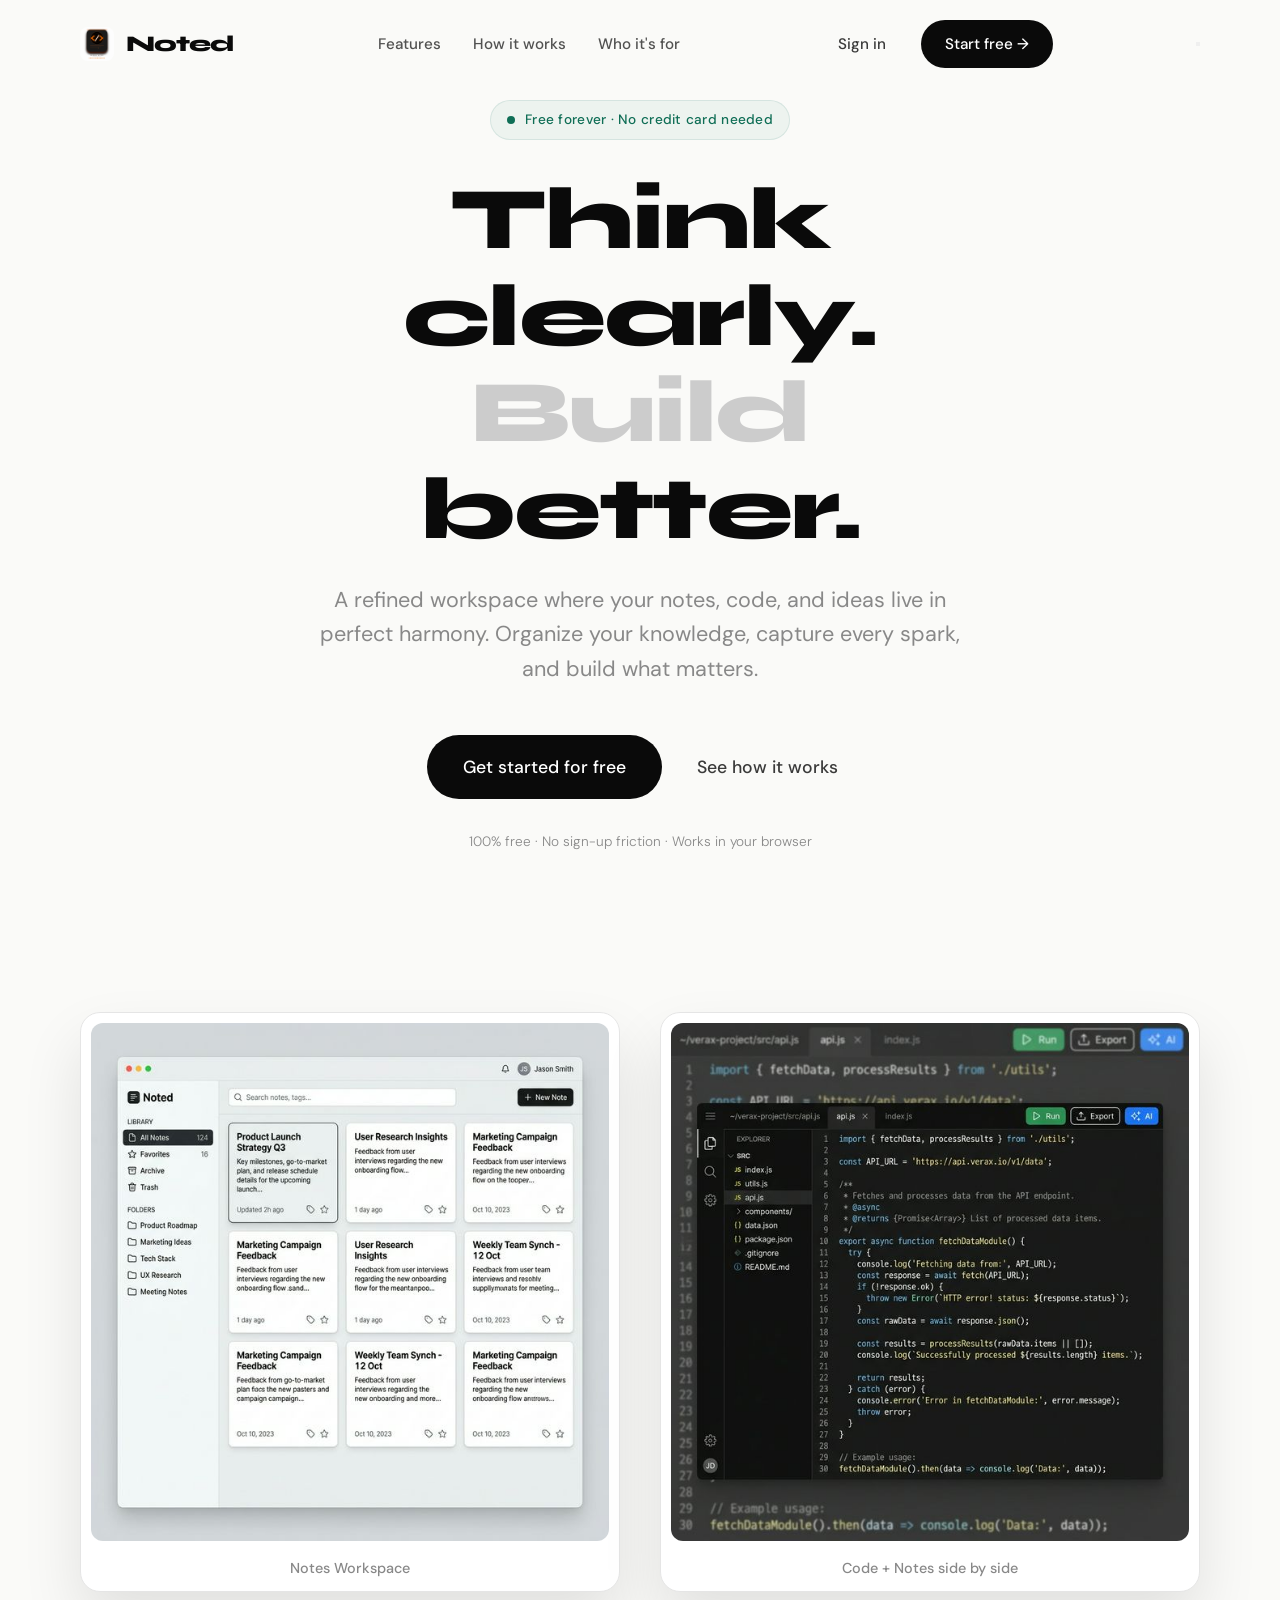
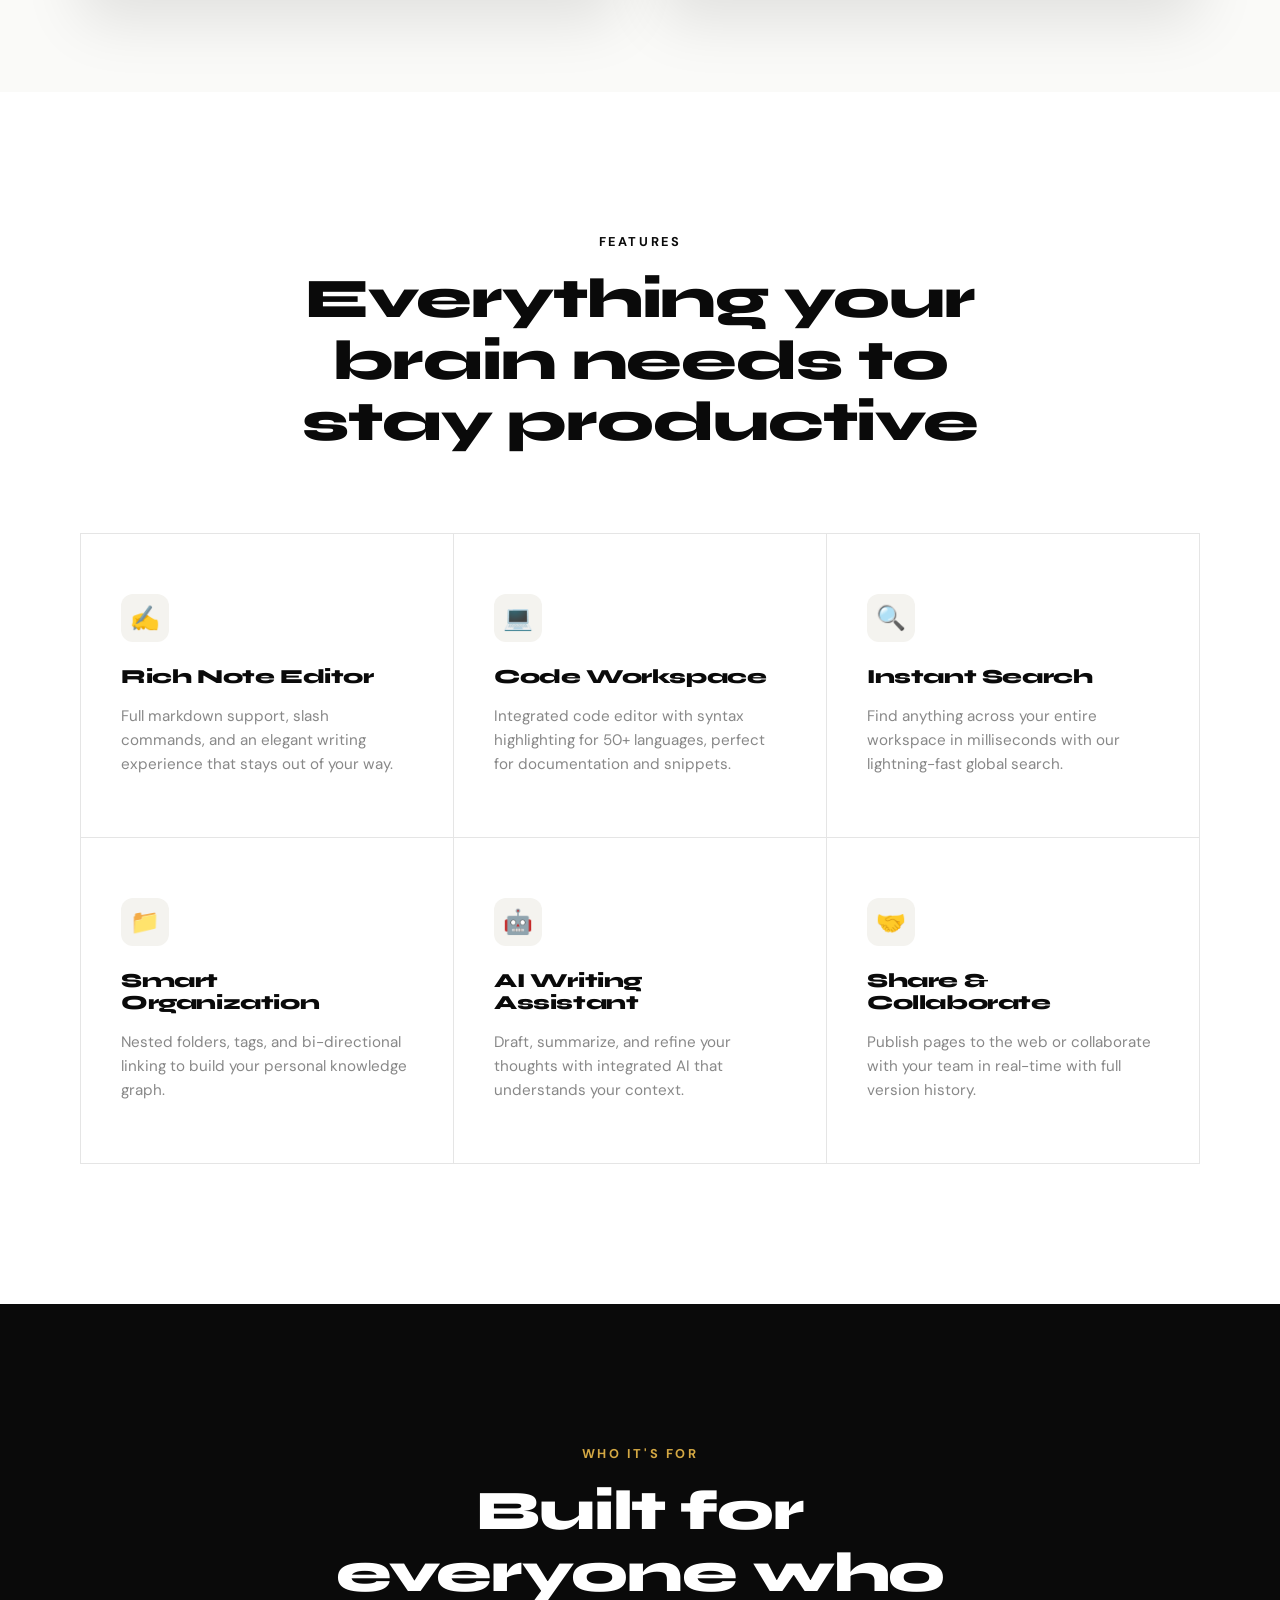
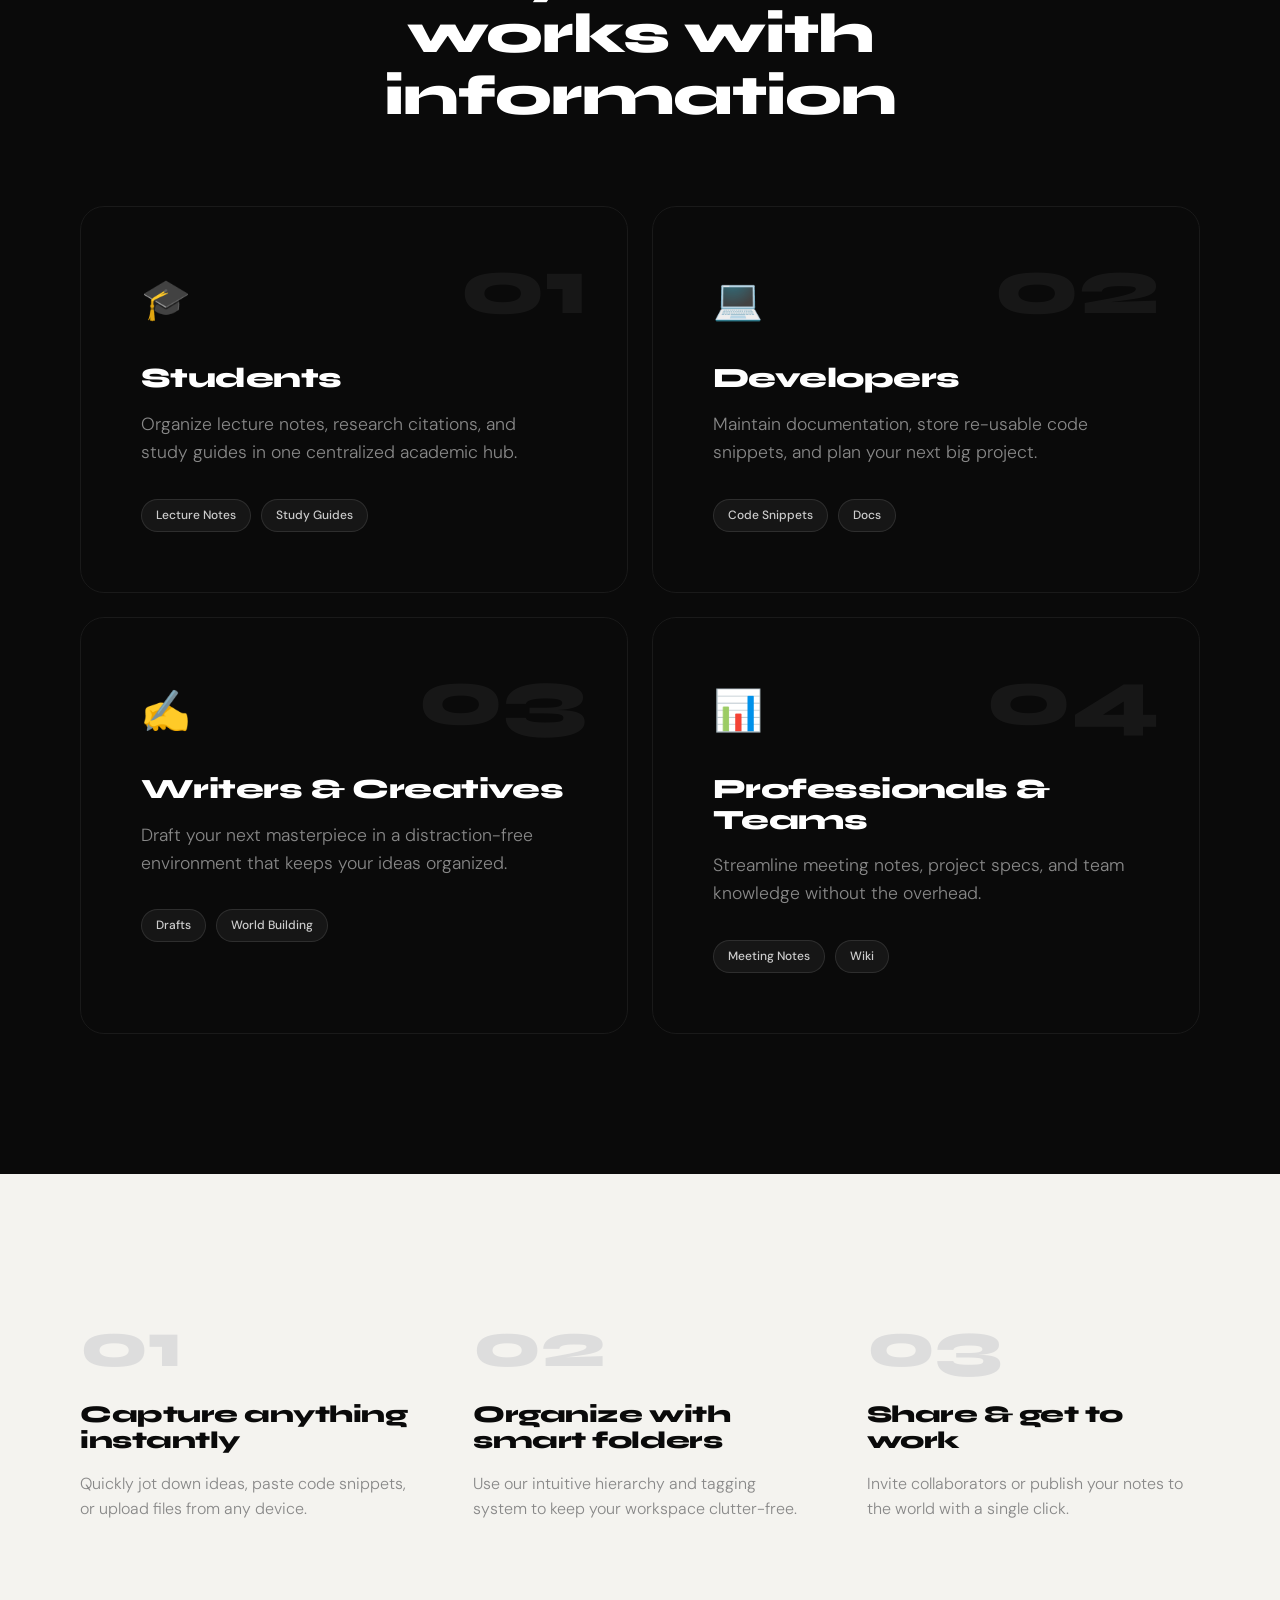
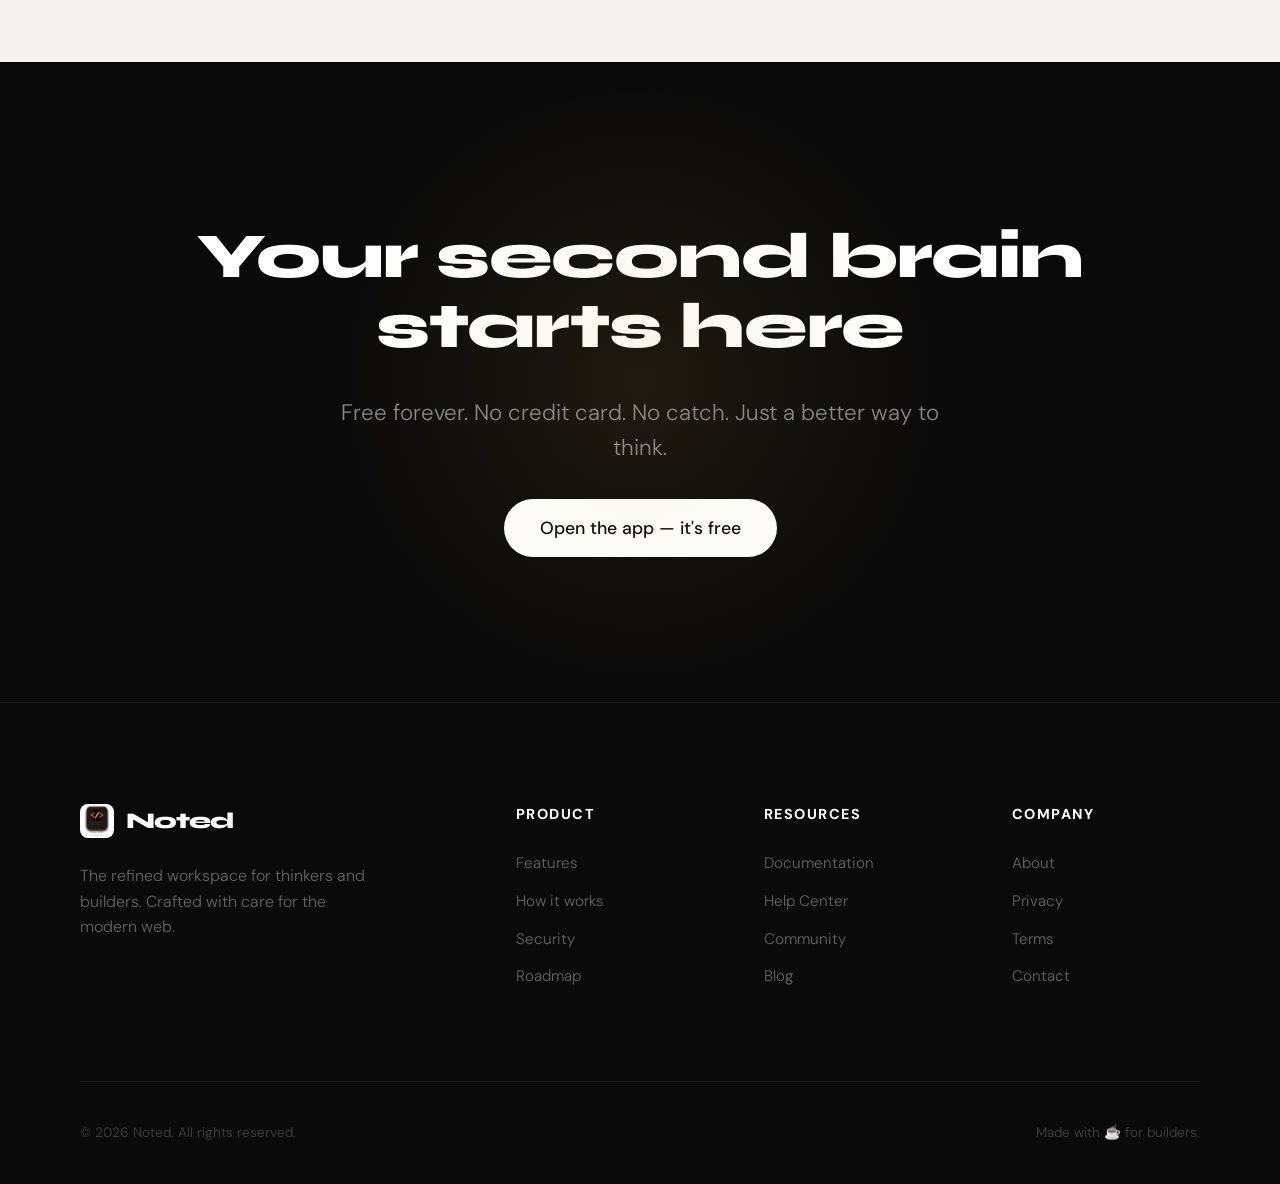
<file: index.html>
<!DOCTYPE html>
<html lang="en">

<head>
  <meta charset="UTF-8">
  <meta name="viewport" content="width=device-width, initial-scale=1.0">
  <title>Noted — Think clearly. Build better.</title>
  <meta name="description"
    content="The professional workspace for your notes, ideas, and code. Free forever, no credit card required.">

  <!-- Typography -->
  <link rel="preconnect" href="https://fonts.googleapis.com">
  <link rel="preconnect" href="https://fonts.gstatic.com" crossorigin>
  <link
    href="https://fonts.googleapis.com/css2?family=DM+Sans:ital,opsz,wght@0,9..40,300..500;1,9..40,300..500&family=Syne:wght@800&display=swap"
    rel="stylesheet">

  <!-- Styles -->
  <link rel="stylesheet" href="CSS/landing.css">
  <link rel="icon" type="image/png" href="assets/images/logo_workspace.png" />

  <!-- Animation Library (optional, but CSS is fine) -->
</head>

<body>

  <!-- Sticky Navbar -->
  <nav id="navbar" class="fixed-nav">
    <div class="container nav-content">
      <a href="#" class="brand">
        <img src="assets/images/logo_workspace.png" alt="Noted Logo"
          style="width: 34px; height: 34px; border-radius: 8px;">
        <span class="brand-name">Noted</span>
      </a>
      <div class="nav-links">
        <a href="#features">Features</a>
        <a href="#how-it-works">How it works</a>
        <a href="#who-it-is-for">Who it's for</a>
      </div>
      <div class="nav-ctas">
        <a href="HTML/signup.html" class="btn-ghost">Sign in</a>
        <a href="HTML/signup.html" class="btn-pill-black">Start free &rarr;</a>
      </div>
      <button class="menu-toggle" id="menu-toggle">
        <span></span>
        <span></span>
      </button>
    </div>
  </nav>

  <!-- Hero Section -->
  <header class="hero" id="top">
    <div class="container hero-content">
      <div class="badge-pill animate-up">
        <span class="pulse-dot"></span>
        Free forever &middot; No credit card needed
      </div>
      <h1 class="hero-headline animate-up">
        Think clearly.<br>
        <span class="muted-gray">Build</span> better.
      </h1>
      <p class="hero-subtext animate-up">
        A refined workspace where your notes, code, and ideas live in perfect harmony.
        Organize your knowledge, capture every spark, and build what matters.
      </p>
      <div class="hero-actions animate-up">
        <a href="HTML/signup.html" class="btn-pill-black lg">Get started for free</a>
        <a href="#how-it-works" class="btn-ghost lg">See how it works</a>
      </div>
      <p class="hero-meta animate-up">
        100% free &middot; No sign-up friction &middot; Works in your browser
      </p>
    </div>
  </header>

  <!-- App Screenshots Section -->
  <section class="screenshots">
    <div class="container">
      <div class="screenshots-grid">
        <div class="browser-frame left-frame hover-lift">
          <img src="assets/images/notes_workspace_real.png" alt="Notes Workspace">
          <div class="caption">Notes Workspace</div>
        </div>
        <div class="browser-frame right-frame hover-lift">
          <img src="assets/images/code_workspace_real.png" alt="Code + Notes Workspace">
          <div class="caption">Code + Notes side by side</div>
        </div>
      </div>
    </div>
  </section>

  <!-- Features Section -->
  <section id="features" class="features">
    <div class="container">
      <div class="section-header">
        <span class="eyebrow">Features</span>
        <h2>Everything your brain needs to stay productive</h2>
      </div>
      <div class="features-grid">
        <div class="feature-card">
          <div class="icon-box">✍️</div>
          <h3>Rich Note Editor</h3>
          <p>Full markdown support, slash commands, and an elegant writing experience that stays out of your way.</p>
        </div>
        <div class="feature-card">
          <div class="icon-box">💻</div>
          <h3>Code Workspace</h3>
          <p>Integrated code editor with syntax highlighting for 50+ languages, perfect for documentation and snippets.
          </p>
        </div>
        <div class="feature-card">
          <div class="icon-box">🔍</div>
          <h3>Instant Search</h3>
          <p>Find anything across your entire workspace in milliseconds with our lightning-fast global search.</p>
        </div>
        <div class="feature-card">
          <div class="icon-box">📁</div>
          <h3>Smart Organization</h3>
          <p>Nested folders, tags, and bi-directional linking to build your personal knowledge graph.</p>
        </div>
        <div class="feature-card">
          <div class="icon-box">🤖</div>
          <h3>AI Writing Assistant</h3>
          <p>Draft, summarize, and refine your thoughts with integrated AI that understands your context.</p>
        </div>
        <div class="feature-card">
          <div class="icon-box">🤝</div>
          <h3>Share & Collaborate</h3>
          <p>Publish pages to the web or collaborate with your team in real-time with full version history.</p>
        </div>
      </div>
    </div>
  </section>

  <!-- Who It's For Section -->
  <section id="who-it-is-for" class="who-it-is-for dark-bg">
    <div class="container">
      <div class="section-header">
        <span class="eyebrow amber">Who it's for</span>
        <h2 class="white">Built for everyone who works with information</h2>
      </div>
      <div class="who-grid">
        <div class="who-card">
          <span class="who-number">01</span>
          <div class="who-icon">🎓</div>
          <h3>Students</h3>
          <p>Organize lecture notes, research citations, and study guides in one centralized academic hub.</p>
          <div class="tag-pills">
            <span>Lecture Notes</span>
            <span>Study Guides</span>
          </div>
        </div>
        <div class="who-card">
          <span class="who-number">02</span>
          <div class="who-icon">💻</div>
          <h3>Developers</h3>
          <p>Maintain documentation, store re-usable code snippets, and plan your next big project.</p>
          <div class="tag-pills">
            <span>Code Snippets</span>
            <span>Docs</span>
          </div>
        </div>
        <div class="who-card">
          <span class="who-number">03</span>
          <div class="who-icon">✍️</div>
          <h3>Writers & Creatives</h3>
          <p>Draft your next masterpiece in a distraction-free environment that keeps your ideas organized.</p>
          <div class="tag-pills">
            <span>Drafts</span>
            <span>World Building</span>
          </div>
        </div>
        <div class="who-card">
          <span class="who-number">04</span>
          <div class="who-icon">📊</div>
          <h3>Professionals & Teams</h3>
          <p>Streamline meeting notes, project specs, and team knowledge without the overhead.</p>
          <div class="tag-pills">
            <span>Meeting Notes</span>
            <span>Wiki</span>
          </div>
        </div>
      </div>
    </div>
  </section>

  <!-- How It Works Section -->
  <section id="how-it-works" class="how-it-works off-white-bg">
    <div class="container">
      <div class="how-grid">
        <div class="how-step">
          <span class="step-num">01</span>
          <h3>Capture anything instantly</h3>
          <p>Quickly jot down ideas, paste code snippets, or upload files from any device.</p>
        </div>
        <div class="how-step">
          <span class="step-num">02</span>
          <h3>Organize with smart folders</h3>
          <p>Use our intuitive hierarchy and tagging system to keep your workspace clutter-free.</p>
        </div>
        <div class="how-step">
          <span class="step-num">03</span>
          <h3>Share & get to work</h3>
          <p>Invite collaborators or publish your notes to the world with a single click.</p>
        </div>
      </div>
    </div>
  </section>

  <!-- CTA Section -->
  <section class="cta-banner dark-bg">
    <div class="amber-glow"></div>
    <div class="container text-center">
      <h2 class="white lg">Your second brain starts here</h2>
      <p class="cta-subtext">Free forever. No credit card. No catch. Just a better way to think.</p>
      <a href="HTML/signup.html" class="btn-pill-white lg">Open the app &mdash; it's free</a>
    </div>
  </section>

  <!-- Footer -->
  <footer class="footer dark-bg">
    <div class="container">
      <div class="footer-grid">
        <div class="footer-col brand-col">
          <a href="#" class="brand">
            <img src="assets/images/logo_workspace.png" alt="Noted Logo"
              style="width: 34px; height: 34px; border-radius: 8px;">
            <span class="brand-name white">Noted</span>
          </a>
          <p class="footer-desc">The refined workspace for thinkers and builders. Crafted with care for the modern web.
          </p>
        </div>
        <div class="footer-col">
          <h4>Product</h4>
          <ul>
            <li><a href="#features">Features</a></li>
            <li><a href="#how-it-works">How it works</a></li>
            <li><a href="#">Security</a></li>
            <li><a href="#">Roadmap</a></li>
          </ul>
        </div>
        <div class="footer-col">
          <h4>Resources</h4>
          <ul>
            <li><a href="#">Documentation</a></li>
            <li><a href="#">Help Center</a></li>
            <li><a href="#">Community</a></li>
            <li><a href="#">Blog</a></li>
          </ul>
        </div>
        <div class="footer-col">
          <h4>Company</h4>
          <ul>
            <li><a href="#">About</a></li>
            <li><a href="#">Privacy</a></li>
            <li><a href="#">Terms</a></li>
            <li><a href="#">Contact</a></li>
          </ul>
        </div>
      </div>
      <div class="footer-bottom">
        <p>&copy; 2026 Noted. All rights reserved.</p>
        <p>Made with ☕ for builders.</p>
      </div>
    </div>
  </footer>

  <script src="JS/landing.js"></script>
</body>

</html>
</file>
<file: CSS/landing.css>
/* Noted - Professional SaaS Landing Page Styles */

:root {
  --near-black: #0a0a0a;
  --warm-white: #fafaf8;
  --off-white: #f4f3ef;
  --muted-gray: #888888;
  --amber-accent: #d4a843;
  --teal-accent: #0f6e56;
  --border-color: #e5e5e5;
  --dark-border: #1a1a1a;
  --glass-bg: rgba(250, 250, 248, 0.8);
  
  --ff-display: 'Syne', sans-serif;
  --ff-body: 'DM Sans', sans-serif;
}

* {
  margin: 0;
  padding: 0;
  box-sizing: border-box;
}

html {
  scroll-behavior: smooth;
}

body {
  font-family: var(--ff-body);
  background-color: var(--warm-white);
  color: var(--near-black);
  line-height: 1.6;
  font-weight: 300; /* Editorial thin look */
  overflow-x: hidden;
}

.container {
  max-width: 1200px;
  margin: 0 auto;
  padding: 0 40px;
}

h1, h2, h3 {
  font-family: var(--ff-display);
  font-weight: 800;
  line-height: 1.1;
  letter-spacing: -0.02em;
}

a {
  text-decoration: none;
  color: inherit;
  transition: opacity 0.3s ease;
}

ul {
  list-style: none;
}

/* --- Navigation --- */
.fixed-nav {
  position: fixed;
  top: 0;
  left: 0;
  width: 100%;
  z-index: 1000;
  padding: 20px 0;
  transition: all 0.4s cubic-bezier(0.16, 1, 0.3, 1);
  background-color: transparent;
}

.fixed-nav.scrolled {
  padding: 12px 0;
  background: var(--glass-bg);
  backdrop-filter: blur(12px);
  border-bottom: 1px solid rgba(0,0,0,0.05);
}

.nav-content {
  display: flex;
  justify-content: space-between;
  align-items: center;
}

.brand {
  display: flex;
  align-items: center;
  gap: 12px;
}

.logo-mark {
  width: 34px;
  height: 34px;
  background: var(--near-black);
  color: white;
  display: flex;
  align-items: center;
  justify-content: center;
  font-family: var(--ff-display);
  font-weight: 800;
  border-radius: 8px;
  font-size: 1.2rem;
}

.brand-name {
  font-family: var(--ff-display);
  font-weight: 800;
  font-size: 1.4rem;
  letter-spacing: -0.04em;
}

.nav-links {
  display: flex;
  gap: 32px;
}

.nav-links a {
  font-size: 0.95rem;
  font-weight: 500;
  opacity: 0.7;
}

.nav-links a:hover {
  opacity: 1;
}

.nav-ctas {
  display: flex;
  align-items: center;
  gap: 20px;
}

/* --- Buttons --- */
.btn-pill-black {
  background: var(--near-black);
  color: white;
  padding: 12px 24px;
  border-radius: 100px;
  font-weight: 500;
  font-size: 0.95rem;
  transition: all 0.3s ease;
}

.btn-pill-black:hover {
  transform: translateY(-2px);
  box-shadow: 0 10px 20px rgba(0,0,0,0.1);
}

.btn-pill-black.lg {
  padding: 18px 36px;
  font-size: 1.1rem;
}

.btn-pill-white {
  background: white;
  color: var(--near-black);
  padding: 18px 36px;
  border-radius: 100px;
  font-weight: 500;
  font-size: 1.1rem;
  transition: all 0.3s ease;
}

.btn-pill-white:hover {
  transform: translateY(-2px);
  box-shadow: 0 10px 20px rgba(255,255,255,0.1);
}

.btn-ghost {
  font-weight: 500;
  font-size: 0.95rem;
  color: var(--near-black);
  opacity: 0.8;
  padding: 10px 15px;
  transition: opacity 0.3s ease;
}

.btn-ghost:hover {
  opacity: 1;
}

.btn-ghost.lg {
  font-size: 1.1rem;
}

/* --- Hero Section --- */
.hero {
  min-height: 100vh;
  display: flex;
  align-items: center;
  justify-content: center;
  text-align: center;
  padding-top: 100px;
  padding-bottom: 60px;
}

.hero-content {
  max-width: 800px;
}

.badge-pill {
  display: inline-flex;
  align-items: center;
  gap: 10px;
  background: rgba(15, 110, 86, 0.05); /* Teal tint */
  border: 1px solid rgba(15, 110, 86, 0.1);
  color: var(--teal-accent);
  padding: 8px 16px;
  border-radius: 100px;
  font-size: 0.85rem;
  font-weight: 500;
  letter-spacing: 0.02em;
  margin-bottom: 32px;
}

.pulse-dot {
  width: 8px;
  height: 8px;
  background: var(--teal-accent);
  border-radius: 50%;
  animation: pulse 2s infinite;
}

@keyframes pulse {
  0% { transform: scale(0.95); box-shadow: 0 0 0 0 rgba(15, 110, 86, 0.7); }
  70% { transform: scale(1); box-shadow: 0 0 0 10px rgba(15, 110, 86, 0); }
  100% { transform: scale(0.95); box-shadow: 0 0 0 0 rgba(15, 110, 86, 0); }
}

.hero-headline {
  font-size: clamp(3.5rem, 8vw, 5.5rem);
  margin-bottom: 24px;
}

.hero-headline .muted-gray {
  color: #ccc;
}

.hero-subtext {
  font-size: 1.35rem;
  color: var(--muted-gray);
  max-width: 650px;
  margin: 0 auto 48px;
  font-weight: 400;
}

.hero-actions {
  display: flex;
  justify-content: center;
  align-items: center;
  gap: 20px;
  margin-bottom: 32px;
}

.hero-meta {
  font-size: 0.85rem;
  color: var(--muted-gray);
  opacity: 0.6;
}

/* --- Animations --- */
.animate-up {
  opacity: 0;
  transform: translateY(30px);
}

.animate-up.active {
  animation: fadeUp 1s cubic-bezier(0.16, 1, 0.3, 1) forwards;
}

@keyframes fadeUp {
  from { opacity: 0; transform: translateY(30px); }
  to { opacity: 1; transform: translateY(0); }
}

/* --- Screenshots Section --- */
.screenshots {
  padding: 100px 0;
  overflow: visible;
}

.screenshots-grid {
  display: flex;
  gap: 40px;
  justify-content: center;
  align-items: flex-start;
}

.browser-frame {
  background: white;
  border-radius: 20px;
  padding: 10px;
  box-shadow: 0 30px 60px rgba(0,0,0,0.1);
  border: 1px solid var(--border-color);
  width: 50%;
  position: relative;
  transition: transform 0.4s cubic-bezier(0.16, 1, 0.3, 1);
}

.browser-frame img {
  width: 100%;
  height: auto;
  border-radius: 12px;
  display: block;
}

.browser-frame.right-frame {
  transform: translateY(60px);
}

.browser-frame.hover-lift:hover {
  transform: translateY(-4px);
}

.browser-frame.right-frame.hover-lift:hover {
  transform: translateY(56px);
}

.caption {
  margin-top: 16px;
  font-size: 0.9rem;
  color: var(--muted-gray);
  text-align: center;
  font-weight: 500;
}

/* --- Features Section --- */
.features {
  padding: 140px 0;
  background: white;
}

.section-header {
  text-align: center;
  max-width: 700px;
  margin: 0 auto 80px;
}

.eyebrow {
  display: block;
  text-transform: uppercase;
  letter-spacing: 0.2em;
  font-size: 0.8rem;
  font-weight: 700;
  margin-bottom: 16px;
  color: var(--near-black);
}

.eyebrow.amber { color: var(--amber-accent); }

.section-header h2 {
  font-size: clamp(2rem, 5vw, 3.5rem);
}

.features-grid {
  display: grid;
  grid-template-columns: repeat(3, 1fr);
  gap: 1px;
  background: var(--border-color);
  border: 1px solid var(--border-color);
}

.feature-card {
  background: white;
  padding: 60px 40px;
  transition: background 0.3s ease;
}

.feature-card:hover {
  background: var(--off-white);
}

.icon-box {
  width: 48px;
  height: 48px;
  background: var(--off-white);
  border-radius: 12px;
  display: flex;
  align-items: center;
  justify-content: center;
  font-size: 1.5rem;
  margin-bottom: 24px;
}

.feature-card h3 {
  font-size: 1.25rem;
  margin-bottom: 16px;
}

.feature-card p {
  font-size: 0.95rem;
  color: var(--muted-gray);
  font-weight: 400;
}

/* --- Who It's For (Dark) --- */
.dark-bg {
  background-color: var(--near-black);
  color: white;
}

.who-it-is-for {
  padding: 140px 0;
}

.white { color: white; }

.who-grid {
  display: grid;
  grid-template-columns: repeat(2, 1fr);
  gap: 24px;
}

.who-card {
  background: #0a0a0a;
  border: 1px solid var(--dark-border);
  padding: 60px;
  border-radius: 24px;
  position: relative;
  overflow: hidden;
  transition: all 0.4s ease;
}

.who-card:hover {
  border-color: #333;
  background: #111;
}

.who-number {
  position: absolute;
  top: 40px;
  right: 40px;
  font-family: var(--ff-display);
  font-size: 5rem;
  font-weight: 800;
  line-height: 1;
  opacity: 0.05;
  pointer-events: none;
}

.who-icon {
  font-size: 2.5rem;
  margin-bottom: 32px;
}

.who-card h3 {
  font-size: 1.75rem;
  margin-bottom: 16px;
}

.who-card p {
  color: #888;
  margin-bottom: 32px;
  font-size: 1.1rem;
}

.tag-pills {
  display: flex;
  flex-wrap: wrap;
  gap: 10px;
}

.tag-pills span {
  padding: 6px 14px;
  background: rgba(255,255,255,0.05);
  border: 1px solid rgba(255,255,255,0.1);
  border-radius: 100px;
  font-size: 0.75rem;
  font-weight: 500;
  color: #ccc;
}

/* --- How It Works --- */
.off-white-bg {
  background-color: var(--off-white);
}

.how-it-works {
  padding: 140px 0;
}

.how-grid {
  display: grid;
  grid-template-columns: repeat(3, 1fr);
  gap: 60px;
}

.how-step {
  display: flex;
  flex-direction: column;
}

.step-num {
  font-family: var(--ff-display);
  font-size: 4rem;
  font-weight: 800;
  color: #ddd;
  line-height: 1;
  margin-bottom: 24px;
}

.how-step h3 {
  font-size: 1.5rem;
  margin-bottom: 16px;
}

.how-step p {
  color: var(--muted-gray);
  font-size: 1rem;
}

/* --- CTA Banner --- */
.cta-banner {
  padding: 160px 0;
  position: relative;
  overflow: hidden;
  text-align: center;
}

.amber-glow {
  position: absolute;
  top: 50%;
  left: 50%;
  transform: translate(-50%, -50%);
  width: 600px;
  height: 600px;
  background: radial-gradient(circle, rgba(212, 168, 67, 0.1) 0%, rgba(212, 168, 67, 0) 70%);
  pointer-events: none;
}

.white.lg { font-size: 4rem; margin-bottom: 32px; }

.cta-subtext {
  font-size: 1.4rem;
  color: #888;
  margin-bottom: 48px;
  max-width: 600px;
  margin-left: auto;
  margin-right: auto;
}

/* --- Footer --- */
.footer {
  padding: 100px 0 40px;
  border-top: 1px solid var(--dark-border);
}

.footer-grid {
  display: grid;
  grid-template-columns: 2fr repeat(3, 1fr);
  gap: 60px;
  margin-bottom: 80px;
}

.brand-col .footer-desc {
  margin-top: 24px;
  color: #666;
  max-width: 300px;
}

.footer-col h4 {
  font-size: 0.9rem;
  text-transform: uppercase;
  letter-spacing: 0.1em;
  margin-bottom: 24px;
  color: white;
}

.footer-col ul li {
  margin-bottom: 12px;
}

.footer-col ul li a {
  color: #666;
  font-size: 0.95rem;
  transition: color 0.3s ease;
}

.footer-col ul li a:hover {
  color: white;
}

.footer-bottom {
  display: flex;
  justify-content: space-between;
  padding-top: 40px;
  border-top: 1px solid var(--dark-border);
  color: #444;
  font-size: 0.85rem;
}

/* --- Responsive --- */
@media (max-width: 1024px) {
  .hero-headline { font-size: 4rem; }
  .features-grid { grid-template-columns: repeat(2, 1fr); }
  .how-grid { grid-template-columns: 1fr; gap: 40px; }
  .footer-grid { grid-template-columns: 1fr 1fr; gap: 40px; }
}

@media (max-width: 768px) {
  .nav-links { display: none; }
  .hero-headline { font-size: 3rem; }
  .screenshots-grid { flex-direction: column; align-items: center; }
  .browser-frame { width: 100%; }
  .browser-frame.right-frame { transform: none !important; }
  .who-grid { grid-template-columns: 1fr; }
  .features-grid { grid-template-columns: 1fr; }
  .white.lg { font-size: 2.5rem; }
  .container { padding: 0 24px; }
}

.text-center { text-align: center; }
</file>
